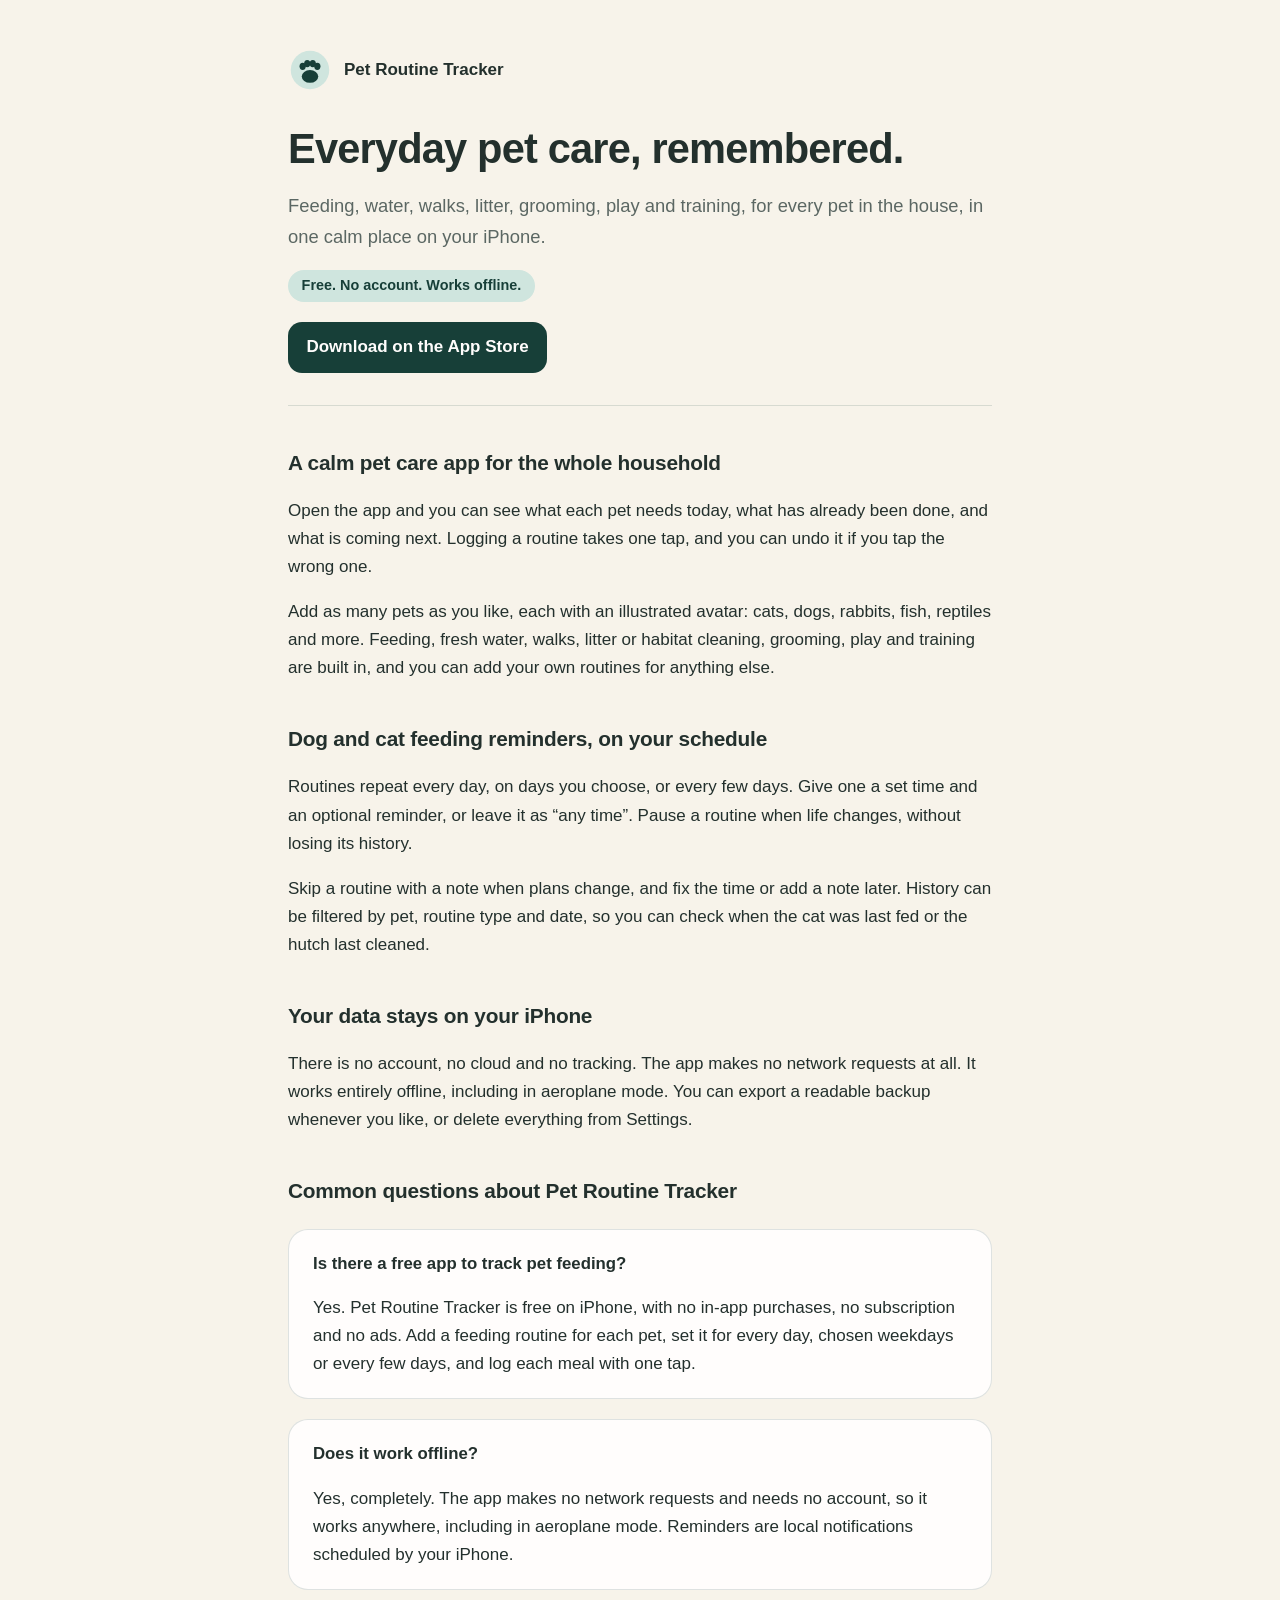
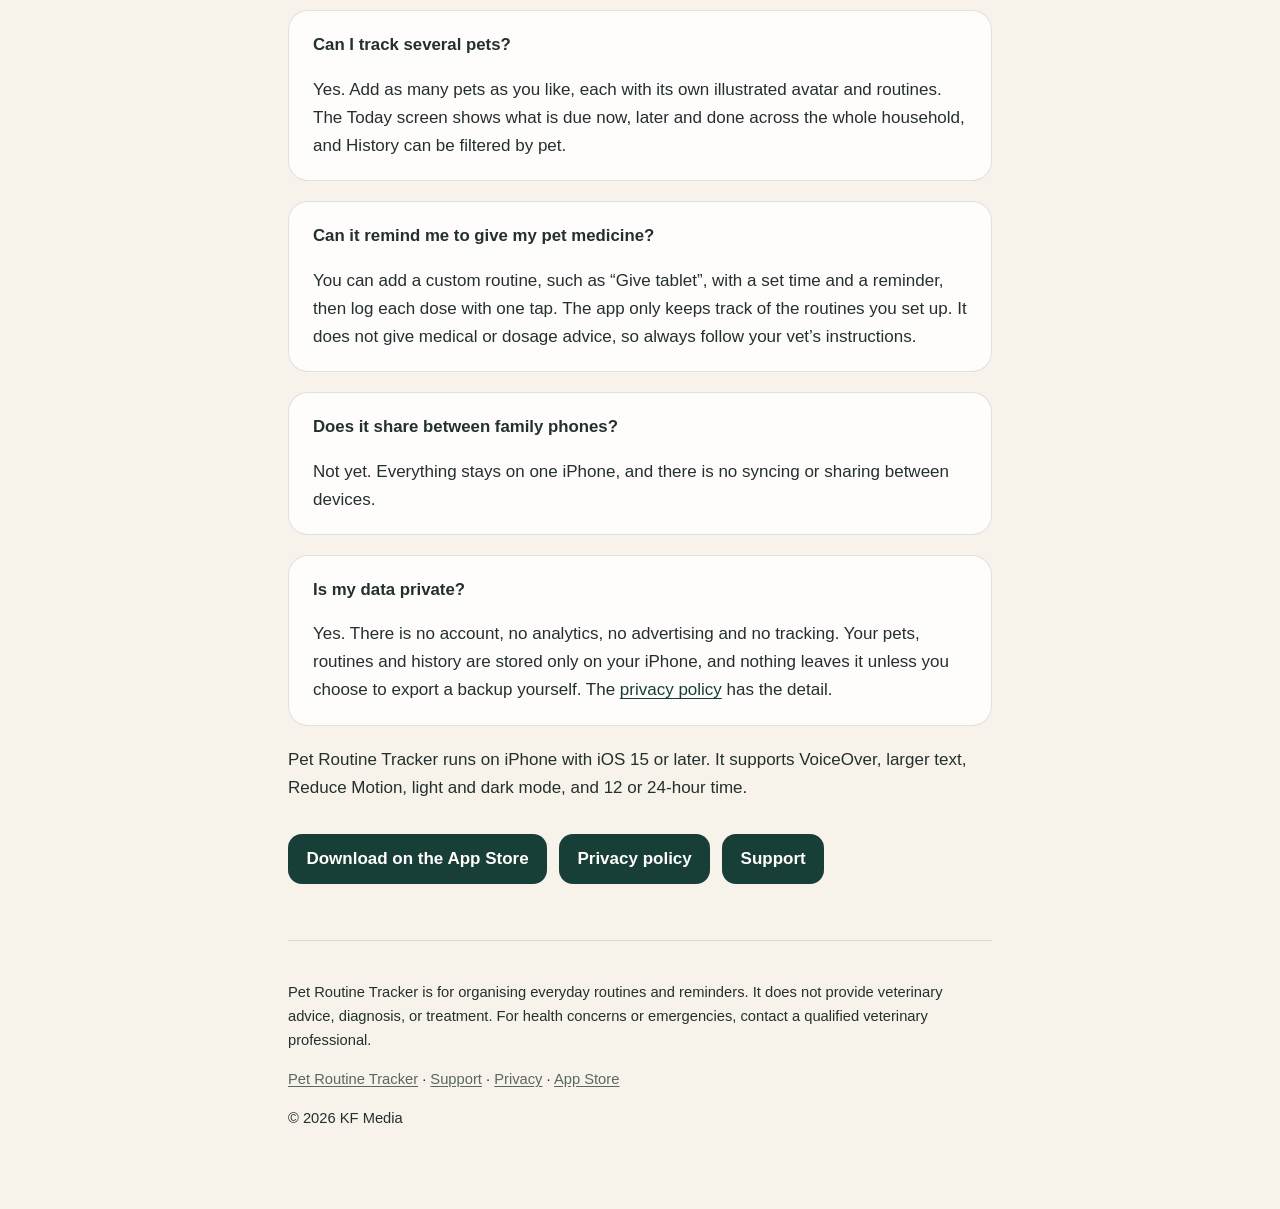
<file: index.html>
<!DOCTYPE html>
<html lang="en-GB">
<head>
<meta charset="utf-8">
<meta name="viewport" content="width=device-width, initial-scale=1">
<title>Pet Routine Tracker: Pet Care &amp; Feeding Reminders for iPhone</title>
<meta name="description" content="Free iPhone app for everyday pet care: feeding, walks, litter, grooming and reminders for every pet. No account, no ads, and it works fully offline.">
<link rel="canonical" href="https://kdevelopment2026.github.io/pet-routine-tracker/">
<meta name="apple-itunes-app" content="app-id=6803073757">
<meta property="og:type" content="website">
<meta property="og:site_name" content="Pet Routine Tracker">
<meta property="og:locale" content="en_GB">
<meta property="og:title" content="Pet Routine Tracker: Pet Care &amp; Feeding Reminders for iPhone">
<meta property="og:description" content="Free iPhone app for everyday pet care: feeding, walks, litter, grooming and reminders for every pet. No account, no ads, and it works fully offline.">
<meta property="og:url" content="https://kdevelopment2026.github.io/pet-routine-tracker/">
<meta property="og:image" content="https://kdevelopment2026.github.io/pet-routine-tracker/assets/og-image.png">
<meta property="og:image:width" content="1200">
<meta property="og:image:height" content="630">
<meta property="og:image:alt" content="Pet Routine Tracker on iPhone: the Today screen showing feeding, water and grooming routines for three pets.">
<meta name="twitter:card" content="summary_large_image">
<meta name="twitter:title" content="Pet Routine Tracker: Pet Care &amp; Feeding Reminders for iPhone">
<meta name="twitter:description" content="Free iPhone app for everyday pet care: feeding, walks, litter, grooming and reminders for every pet. No account, no ads, and it works fully offline.">
<meta name="twitter:image" content="https://kdevelopment2026.github.io/pet-routine-tracker/assets/og-image.png">
<meta name="twitter:image:alt" content="Pet Routine Tracker on iPhone: the Today screen showing feeding, water and grooming routines for three pets.">
<link rel="icon" href="data:image/svg+xml,%3Csvg xmlns=%27http://www.w3.org/2000/svg%27 viewBox=%270 0 48 48%27%3E%3Ccircle cx=%2724%27 cy=%2724%27 r=%2721%27 fill=%27%23cfe5de%27/%3E%3Cellipse cx=%2724%27 cy=%2731%27 rx=%279%27 ry=%277%27 fill=%27%23173f38%27/%3E%3Cellipse cx=%2716%27 cy=%2720%27 rx=%273.4%27 ry=%274%27 fill=%27%23173f38%27/%3E%3Cellipse cx=%2721%27 cy=%2717%27 rx=%273.4%27 ry=%274%27 fill=%27%23173f38%27/%3E%3Cellipse cx=%2727%27 cy=%2717%27 rx=%273.4%27 ry=%274%27 fill=%27%23173f38%27/%3E%3Cellipse cx=%2732%27 cy=%2720%27 rx=%273.4%27 ry=%274%27 fill=%27%23173f38%27/%3E%3C/svg%3E">
<link rel="stylesheet" href="style.css">
<script type="application/ld+json">
{
  "@context": "https://schema.org",
  "@type": "MobileApplication",
  "name": "Pet Routine Tracker: Care Log",
  "alternateName": "Pet Routine Tracker",
  "description": "A free, private iPhone app for everyday pet-care routines: feeding, fresh water, walks, litter and habitat cleaning, grooming, play and training, with optional local reminders. No account, no ads, no analytics, and it works fully offline.",
  "operatingSystem": "iOS",
  "applicationCategory": "LifestyleApplication",
  "url": "https://kdevelopment2026.github.io/pet-routine-tracker/",
  "downloadUrl": "https://apps.apple.com/gb/app/pet-routine-tracker-care-log/id6803073757",
  "installUrl": "https://apps.apple.com/gb/app/pet-routine-tracker-care-log/id6803073757",
  "image": "https://kdevelopment2026.github.io/pet-routine-tracker/assets/og-image.png",
  "softwareRequirements": "Requires iOS 15 or later. iPhone only.",
  "inLanguage": "en-GB",
  "isAccessibleForFree": true,
  "offers": {
    "@type": "Offer",
    "price": "0",
    "priceCurrency": "GBP"
  },
  "author": {
    "@type": "Organization",
    "name": "KF Media"
  },
  "publisher": {
    "@type": "Organization",
    "name": "KF Media"
  }
}
</script>
<script type="application/ld+json">
{
  "@context": "https://schema.org",
  "@type": "WebSite",
  "name": "Pet Routine Tracker",
  "url": "https://kdevelopment2026.github.io/pet-routine-tracker/"
}
</script>
<script type="application/ld+json">
{
  "@context": "https://schema.org",
  "@type": "FAQPage",
  "mainEntity": [
    {
      "@type": "Question",
      "name": "Is there a free app to track pet feeding?",
      "acceptedAnswer": {
        "@type": "Answer",
        "text": "Yes. Pet Routine Tracker is free on iPhone, with no in-app purchases, no subscription and no ads. Add a feeding routine for each pet, set it for every day, chosen weekdays or every few days, and log each meal with one tap."
      }
    },
    {
      "@type": "Question",
      "name": "Does it work offline?",
      "acceptedAnswer": {
        "@type": "Answer",
        "text": "Yes, completely. The app makes no network requests and needs no account, so it works anywhere, including in aeroplane mode. Reminders are local notifications scheduled by your iPhone."
      }
    },
    {
      "@type": "Question",
      "name": "Can I track several pets?",
      "acceptedAnswer": {
        "@type": "Answer",
        "text": "Yes. Add as many pets as you like, each with its own illustrated avatar and routines. The Today screen shows what is due now, later and done across the whole household, and History can be filtered by pet."
      }
    },
    {
      "@type": "Question",
      "name": "Can it remind me to give my pet medicine?",
      "acceptedAnswer": {
        "@type": "Answer",
        "text": "You can add a custom routine, such as \u201cGive tablet\u201d, with a set time and a reminder, then log each dose with one tap. The app only keeps track of the routines you set up. It does not give medical or dosage advice, so always follow your vet\u2019s instructions."
      }
    },
    {
      "@type": "Question",
      "name": "Does it share between family phones?",
      "acceptedAnswer": {
        "@type": "Answer",
        "text": "Not yet. Everything stays on one iPhone, and there is no syncing or sharing between devices."
      }
    },
    {
      "@type": "Question",
      "name": "Is my data private?",
      "acceptedAnswer": {
        "@type": "Answer",
        "text": "Yes. There is no account, no analytics, no advertising and no tracking. Your pets, routines and history are stored only on your iPhone, and nothing leaves it unless you choose to export a backup yourself."
      }
    }
  ]
}
</script>
</head>
<body>
<a class="skip" href="#main">Skip to content</a>
<div class="wrap">

<header>
  <a class="mark" href="./">
    <svg width="44" height="44" viewBox="0 0 48 48" aria-hidden="true" focusable="false">
      <circle cx="24" cy="24" r="21" fill="#cfe5de"/>
      <ellipse cx="24" cy="31" rx="9" ry="7" fill="#173f38"/>
      <ellipse cx="16" cy="20" rx="3.4" ry="4" fill="#173f38"/>
      <ellipse cx="21" cy="17" rx="3.4" ry="4" fill="#173f38"/>
      <ellipse cx="27" cy="17" rx="3.4" ry="4" fill="#173f38"/>
      <ellipse cx="32" cy="20" rx="3.4" ry="4" fill="#173f38"/>
    </svg>
    <strong>Pet Routine Tracker</strong>
  </a>

  <h1>Everyday pet care, remembered.</h1>
  <p class="lede">
    Feeding, water, walks, litter, grooming, play and training, for every
    pet in the house, in one calm place on your iPhone.
  </p>
  <p><span class="pill">Free. No account. Works offline.</span></p>
  <ul class="links hero">
    <li><a href="https://apps.apple.com/gb/app/pet-routine-tracker-care-log/id6803073757">Download on the App Store</a></li>
  </ul>
</header>

<main id="main">

<h2>A calm pet care app for the whole household</h2>
<p>
  Open the app and you can see what each pet needs today, what has already
  been done, and what is coming next. Logging a routine takes one tap, and
  you can undo it if you tap the wrong one.
</p>
<p>
  Add as many pets as you like, each with an illustrated avatar: cats, dogs,
  rabbits, fish, reptiles and more. Feeding, fresh water, walks, litter or
  habitat cleaning, grooming, play and training are built in, and you can
  add your own routines for anything else.
</p>

<h2>Dog and cat feeding reminders, on your schedule</h2>
<p>
  Routines repeat every day, on days you choose, or every few days. Give one
  a set time and an optional reminder, or leave it as &ldquo;any time&rdquo;.
  Pause a routine when life changes, without losing its history.
</p>
<p>
  Skip a routine with a note when plans change, and fix the time or add a
  note later. History can be filtered by pet, routine type and date, so you
  can check when the cat was last fed or the hutch last cleaned.
</p>

<h2>Your data stays on your iPhone</h2>
<p>
  There is no account, no cloud and no tracking. The app makes no network
  requests at all. It works entirely offline, including in aeroplane mode.
  You can export a readable backup whenever you like, or delete everything
  from Settings.
</p>

<h2>Common questions about Pet Routine Tracker</h2>

<div class="card">
  <h3>Is there a free app to track pet feeding?</h3>
  <p>
    Yes. Pet Routine Tracker is free on iPhone, with no in-app purchases, no
    subscription and no ads. Add a feeding routine for each pet, set it for
    every day, chosen weekdays or every few days, and log each meal with one
    tap.
  </p>
</div>

<div class="card">
  <h3>Does it work offline?</h3>
  <p>
    Yes, completely. The app makes no network requests and needs no account,
    so it works anywhere, including in aeroplane mode. Reminders are local
    notifications scheduled by your iPhone.
  </p>
</div>

<div class="card">
  <h3>Can I track several pets?</h3>
  <p>
    Yes. Add as many pets as you like, each with its own illustrated avatar
    and routines. The Today screen shows what is due now, later and done
    across the whole household, and History can be filtered by pet.
  </p>
</div>

<div class="card">
  <h3>Can it remind me to give my pet medicine?</h3>
  <p>
    You can add a custom routine, such as &ldquo;Give tablet&rdquo;, with a
    set time and a reminder, then log each dose with one tap. The app only
    keeps track of the routines you set up. It does not give medical or
    dosage advice, so always follow your vet&rsquo;s instructions.
  </p>
</div>

<div class="card">
  <h3>Does it share between family phones?</h3>
  <p>
    Not yet. Everything stays on one iPhone, and there is no syncing or
    sharing between devices.
  </p>
</div>

<div class="card">
  <h3>Is my data private?</h3>
  <p>
    Yes. There is no account, no analytics, no advertising and no tracking.
    Your pets, routines and history are stored only on your iPhone, and
    nothing leaves it unless you choose to export a backup yourself. The
    <a href="privacy.html">privacy policy</a> has the detail.
  </p>
</div>

<p>
  Pet Routine Tracker runs on iPhone with iOS 15 or later. It supports
  VoiceOver, larger text, Reduce Motion, light and dark mode, and 12 or
  24-hour time.
</p>

<ul class="links">
  <li><a href="https://apps.apple.com/gb/app/pet-routine-tracker-care-log/id6803073757">Download on the App Store</a></li>
  <li><a href="privacy.html">Privacy policy</a></li>
  <li><a href="support.html">Support</a></li>
</ul>

</main>

<footer>
  <p>
    Pet Routine Tracker is for organising everyday routines and reminders. It
    does not provide veterinary advice, diagnosis, or treatment. For health
    concerns or emergencies, contact a qualified veterinary professional.
  </p>
  <nav aria-label="Site">
    <p><a href="./" aria-current="page">Pet Routine Tracker</a> &middot; <a href="support.html">Support</a> &middot; <a href="privacy.html">Privacy</a> &middot; <a href="https://apps.apple.com/gb/app/pet-routine-tracker-care-log/id6803073757">App Store</a></p>
  </nav>
  <p>&copy; 2026 KF Media</p>
</footer>

</div>
</body>
</html>
</file>
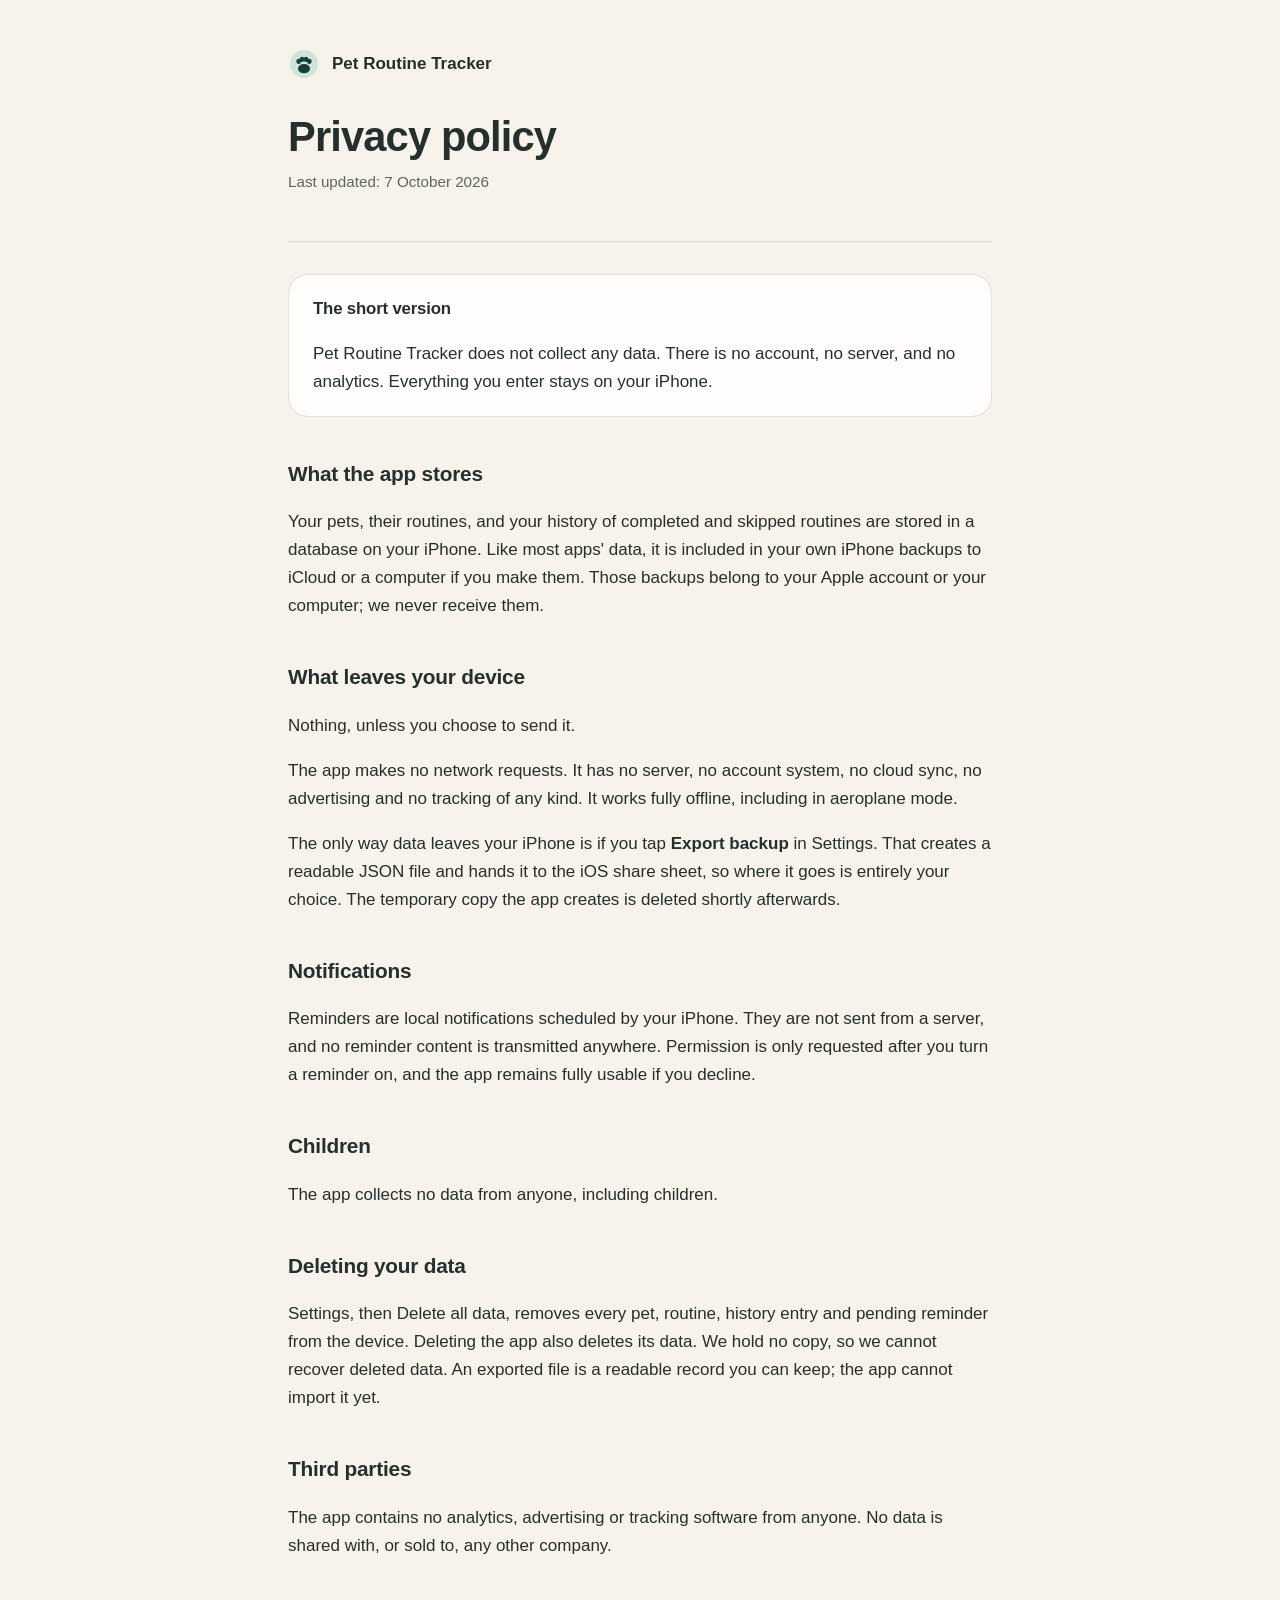
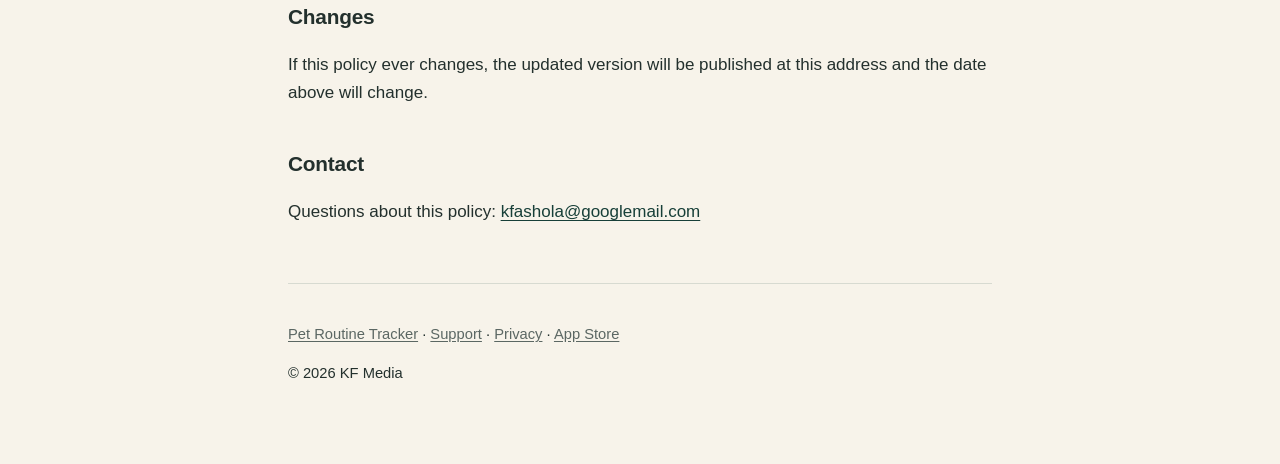
<file: privacy.html>
<!DOCTYPE html>
<html lang="en-GB">
<head>
<meta charset="utf-8">
<meta name="viewport" content="width=device-width, initial-scale=1">
<title>Privacy Policy | Pet Routine Tracker for iPhone</title>
<meta name="description" content="Pet Routine Tracker collects no data: no account, no analytics, no ads. Your pets, routines and history stay on your iPhone. Read the full policy.">
<link rel="canonical" href="https://kdevelopment2026.github.io/pet-routine-tracker/privacy.html">
<meta name="apple-itunes-app" content="app-id=6803073757">
<meta property="og:type" content="website">
<meta property="og:site_name" content="Pet Routine Tracker">
<meta property="og:locale" content="en_GB">
<meta property="og:title" content="Privacy Policy | Pet Routine Tracker for iPhone">
<meta property="og:description" content="Pet Routine Tracker collects no data: no account, no analytics, no ads. Your pets, routines and history stay on your iPhone. Read the full policy.">
<meta property="og:url" content="https://kdevelopment2026.github.io/pet-routine-tracker/privacy.html">
<meta property="og:image" content="https://kdevelopment2026.github.io/pet-routine-tracker/assets/og-image.png">
<meta property="og:image:width" content="1200">
<meta property="og:image:height" content="630">
<meta name="twitter:card" content="summary_large_image">
<meta name="twitter:title" content="Privacy Policy | Pet Routine Tracker for iPhone">
<meta name="twitter:description" content="Pet Routine Tracker collects no data: no account, no analytics, no ads. Your pets, routines and history stay on your iPhone. Read the full policy.">
<meta name="twitter:image" content="https://kdevelopment2026.github.io/pet-routine-tracker/assets/og-image.png">
<link rel="icon" href="data:image/svg+xml,%3Csvg xmlns=%27http://www.w3.org/2000/svg%27 viewBox=%270 0 48 48%27%3E%3Ccircle cx=%2724%27 cy=%2724%27 r=%2721%27 fill=%27%23cfe5de%27/%3E%3Cellipse cx=%2724%27 cy=%2731%27 rx=%279%27 ry=%277%27 fill=%27%23173f38%27/%3E%3Cellipse cx=%2716%27 cy=%2720%27 rx=%273.4%27 ry=%274%27 fill=%27%23173f38%27/%3E%3Cellipse cx=%2721%27 cy=%2717%27 rx=%273.4%27 ry=%274%27 fill=%27%23173f38%27/%3E%3Cellipse cx=%2727%27 cy=%2717%27 rx=%273.4%27 ry=%274%27 fill=%27%23173f38%27/%3E%3Cellipse cx=%2732%27 cy=%2720%27 rx=%273.4%27 ry=%274%27 fill=%27%23173f38%27/%3E%3C/svg%3E">
<link rel="stylesheet" href="style.css">
</head>
<body>
<a class="skip" href="#main">Skip to content</a>
<div class="wrap">

<header>
  <a class="mark" href="./">
    <svg width="32" height="32" viewBox="0 0 48 48" aria-hidden="true" focusable="false">
      <circle cx="24" cy="24" r="21" fill="#cfe5de"/>
      <ellipse cx="24" cy="31" rx="9" ry="7" fill="#173f38"/>
      <ellipse cx="16" cy="20" rx="3.4" ry="4" fill="#173f38"/>
      <ellipse cx="21" cy="17" rx="3.4" ry="4" fill="#173f38"/>
      <ellipse cx="27" cy="17" rx="3.4" ry="4" fill="#173f38"/>
      <ellipse cx="32" cy="20" rx="3.4" ry="4" fill="#173f38"/>
    </svg>
    <strong>Pet Routine Tracker</strong>
  </a>

  <h1>Privacy policy</h1>
  <p class="updated">Last updated: 7 October 2026</p>
</header>

<main id="main">

<div class="card">
  <h2>The short version</h2>
  <p>
    Pet Routine Tracker does not collect any data. There is no account, no
    server, and no analytics. Everything you enter stays on your iPhone.
  </p>
</div>

<h2>What the app stores</h2>
<p>
  Your pets, their routines, and your history of completed and skipped
  routines are stored in a database on your iPhone. Like most apps' data,
  it is included in your own iPhone backups to iCloud or a computer if you
  make them. Those backups belong to your Apple account or your computer;
  we never receive them.
</p>

<h2>What leaves your device</h2>
<p>Nothing, unless you choose to send it.</p>
<p>
  The app makes no network requests. It has no server, no account system, no
  cloud sync, no advertising and no tracking of any kind. It works fully
  offline, including in aeroplane mode.
</p>
<p>
  The only way data leaves your iPhone is if you tap <strong>Export
  backup</strong> in Settings. That creates a readable JSON file and hands
  it to the iOS share sheet, so where it goes is entirely your choice. The
  temporary copy the app creates is deleted shortly afterwards.
</p>

<h2>Notifications</h2>
<p>
  Reminders are local notifications scheduled by your iPhone. They are not
  sent from a server, and no reminder content is transmitted anywhere.
  Permission is only requested after you turn a reminder on, and the app
  remains fully usable if you decline.
</p>

<h2>Children</h2>
<p>The app collects no data from anyone, including children.</p>

<h2>Deleting your data</h2>
<p>
  Settings, then Delete all data, removes every pet, routine, history entry
  and pending reminder from the device. Deleting the app also deletes its
  data. We hold no copy, so we cannot recover deleted data. An exported
  file is a readable record you can keep; the app cannot import it yet.
</p>

<h2>Third parties</h2>
<p>
  The app contains no analytics, advertising or tracking software from
  anyone. No data is shared with, or sold to, any other company.
</p>

<h2>Changes</h2>
<p>
  If this policy ever changes, the updated version will be published at this
  address and the date above will change.
</p>

<h2>Contact</h2>
<p>
  Questions about this policy:
  <a href="mailto:kfashola@googlemail.com">kfashola@googlemail.com</a>
</p>

</main>

<footer>
  <nav aria-label="Site">
    <p><a href="./">Pet Routine Tracker</a> &middot; <a href="support.html">Support</a> &middot; <a href="privacy.html" aria-current="page">Privacy</a> &middot; <a href="https://apps.apple.com/gb/app/pet-routine-tracker-care-log/id6803073757">App Store</a></p>
  </nav>
  <p>&copy; 2026 KF Media</p>
</footer>

</div>
</body>
</html>
</file>
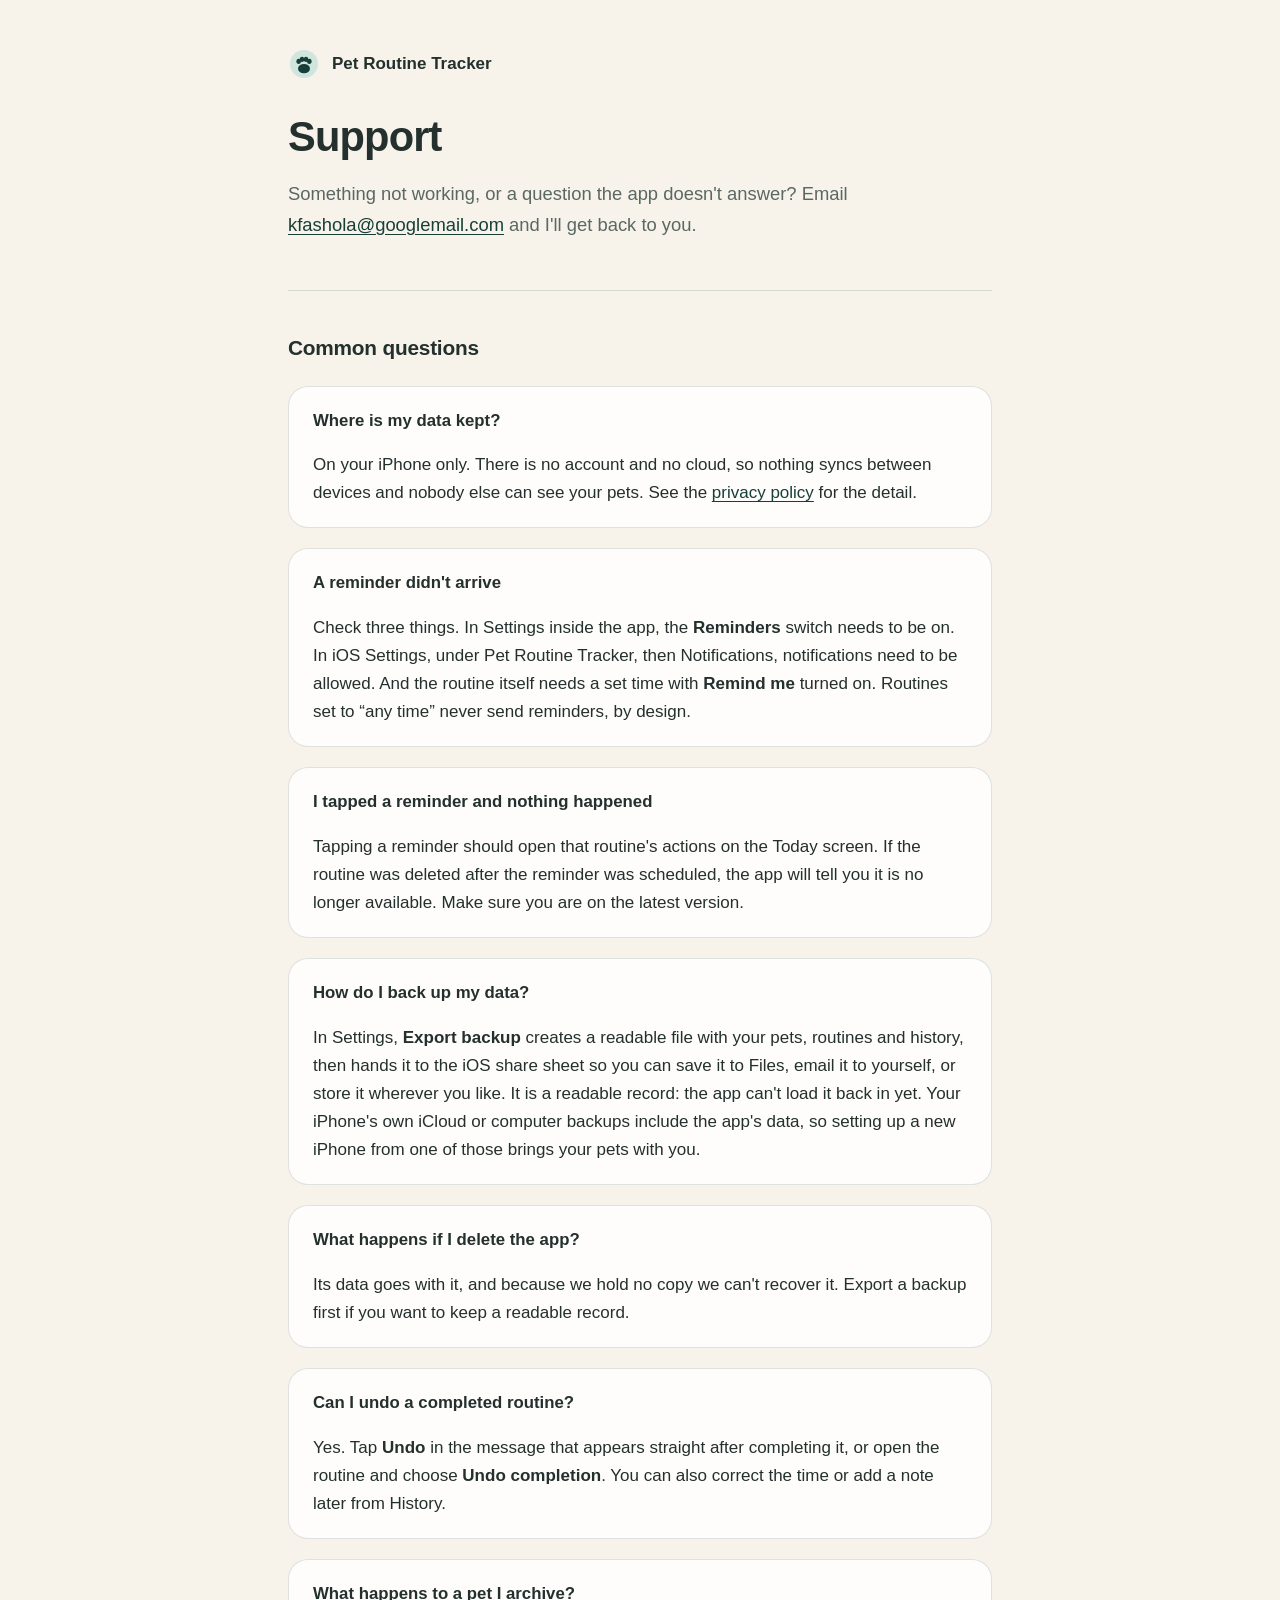
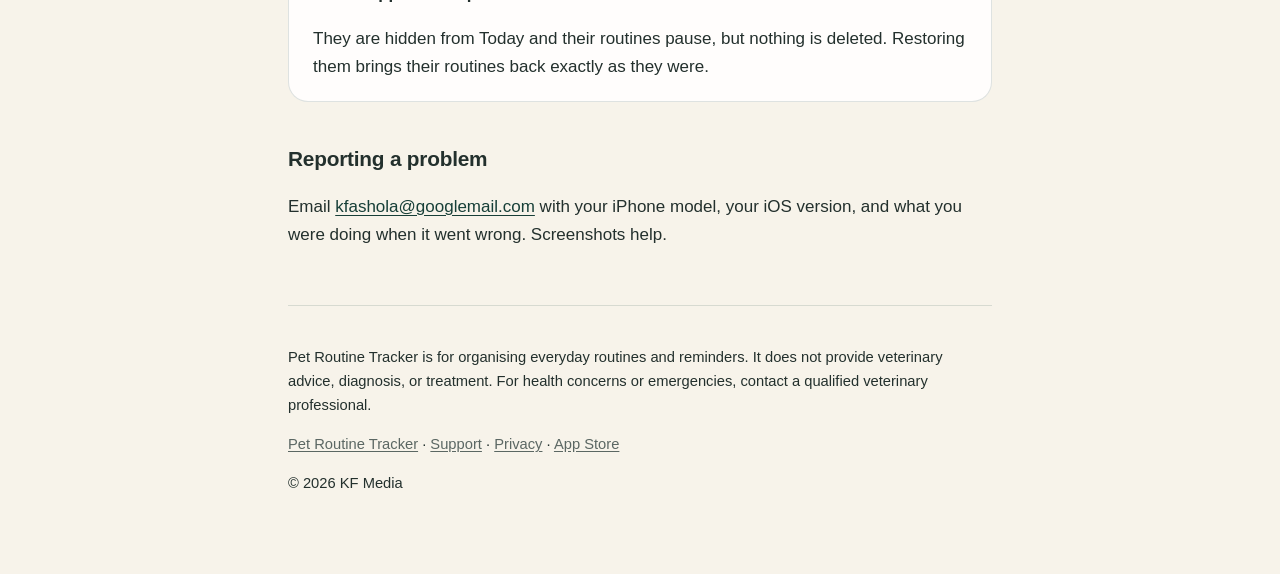
<file: support.html>
<!DOCTYPE html>
<html lang="en-GB">
<head>
<meta charset="utf-8">
<meta name="viewport" content="width=device-width, initial-scale=1">
<title>Support &amp; Help | Pet Routine Tracker for iPhone</title>
<meta name="description" content="Help for Pet Routine Tracker on iPhone: reminders that don&rsquo;t arrive, backing up your pets&rsquo; data, undoing a routine, and how to get in touch.">
<link rel="canonical" href="https://kdevelopment2026.github.io/pet-routine-tracker/support.html">
<meta name="apple-itunes-app" content="app-id=6803073757">
<meta property="og:type" content="website">
<meta property="og:site_name" content="Pet Routine Tracker">
<meta property="og:locale" content="en_GB">
<meta property="og:title" content="Support &amp; Help | Pet Routine Tracker for iPhone">
<meta property="og:description" content="Help for Pet Routine Tracker on iPhone: reminders that don&rsquo;t arrive, backing up your pets&rsquo; data, undoing a routine, and how to get in touch.">
<meta property="og:url" content="https://kdevelopment2026.github.io/pet-routine-tracker/support.html">
<meta property="og:image" content="https://kdevelopment2026.github.io/pet-routine-tracker/assets/og-image.png">
<meta property="og:image:width" content="1200">
<meta property="og:image:height" content="630">
<meta name="twitter:card" content="summary_large_image">
<meta name="twitter:title" content="Support &amp; Help | Pet Routine Tracker for iPhone">
<meta name="twitter:description" content="Help for Pet Routine Tracker on iPhone: reminders that don&rsquo;t arrive, backing up your pets&rsquo; data, undoing a routine, and how to get in touch.">
<meta name="twitter:image" content="https://kdevelopment2026.github.io/pet-routine-tracker/assets/og-image.png">
<link rel="icon" href="data:image/svg+xml,%3Csvg xmlns=%27http://www.w3.org/2000/svg%27 viewBox=%270 0 48 48%27%3E%3Ccircle cx=%2724%27 cy=%2724%27 r=%2721%27 fill=%27%23cfe5de%27/%3E%3Cellipse cx=%2724%27 cy=%2731%27 rx=%279%27 ry=%277%27 fill=%27%23173f38%27/%3E%3Cellipse cx=%2716%27 cy=%2720%27 rx=%273.4%27 ry=%274%27 fill=%27%23173f38%27/%3E%3Cellipse cx=%2721%27 cy=%2717%27 rx=%273.4%27 ry=%274%27 fill=%27%23173f38%27/%3E%3Cellipse cx=%2727%27 cy=%2717%27 rx=%273.4%27 ry=%274%27 fill=%27%23173f38%27/%3E%3Cellipse cx=%2732%27 cy=%2720%27 rx=%273.4%27 ry=%274%27 fill=%27%23173f38%27/%3E%3C/svg%3E">
<link rel="stylesheet" href="style.css">
</head>
<body>
<a class="skip" href="#main">Skip to content</a>
<div class="wrap">

<header>
  <a class="mark" href="./">
    <svg width="32" height="32" viewBox="0 0 48 48" aria-hidden="true" focusable="false">
      <circle cx="24" cy="24" r="21" fill="#cfe5de"/>
      <ellipse cx="24" cy="31" rx="9" ry="7" fill="#173f38"/>
      <ellipse cx="16" cy="20" rx="3.4" ry="4" fill="#173f38"/>
      <ellipse cx="21" cy="17" rx="3.4" ry="4" fill="#173f38"/>
      <ellipse cx="27" cy="17" rx="3.4" ry="4" fill="#173f38"/>
      <ellipse cx="32" cy="20" rx="3.4" ry="4" fill="#173f38"/>
    </svg>
    <strong>Pet Routine Tracker</strong>
  </a>

  <h1>Support</h1>
  <p class="lede">
    Something not working, or a question the app doesn't answer? Email
    <a href="mailto:kfashola@googlemail.com">kfashola@googlemail.com</a> and
    I'll get back to you.
  </p>
</header>

<main id="main">

<h2>Common questions</h2>

<div class="card">
  <h3>Where is my data kept?</h3>
  <p>
    On your iPhone only. There is no account and no cloud, so nothing syncs
    between devices and nobody else can see your pets. See the
    <a href="privacy.html">privacy policy</a> for the detail.
  </p>
</div>

<div class="card">
  <h3>A reminder didn't arrive</h3>
  <p>
    Check three things. In Settings inside the app, the <strong>Reminders</strong>
    switch needs to be on. In iOS Settings, under Pet Routine Tracker, then
    Notifications, notifications need to be allowed. And the routine itself
    needs a set time with <strong>Remind me</strong> turned on. Routines set
    to &ldquo;any time&rdquo; never send reminders, by design.
  </p>
</div>

<div class="card">
  <h3>I tapped a reminder and nothing happened</h3>
  <p>
    Tapping a reminder should open that routine's actions on the Today
    screen. If the routine was deleted after the reminder was scheduled, the
    app will tell you it is no longer available. Make sure you are on the
    latest version.
  </p>
</div>

<div class="card">
  <h3>How do I back up my data?</h3>
  <p>
    In Settings, <strong>Export backup</strong> creates a readable file with
    your pets, routines and history, then hands it to the iOS share sheet so
    you can save it to Files, email it to yourself, or store it wherever you
    like. It is a readable record: the app can't load it back in yet. Your
    iPhone's own iCloud or computer backups include the app's data, so
    setting up a new iPhone from one of those brings your pets with you.
  </p>
</div>

<div class="card">
  <h3>What happens if I delete the app?</h3>
  <p>
    Its data goes with it, and because we hold no copy we can't recover it.
    Export a backup first if you want to keep a readable record.
  </p>
</div>

<div class="card">
  <h3>Can I undo a completed routine?</h3>
  <p>
    Yes. Tap <strong>Undo</strong> in the message that appears straight after
    completing it, or open the routine and choose <strong>Undo
    completion</strong>. You can also correct the time or add a note later
    from History.
  </p>
</div>

<div class="card">
  <h3>What happens to a pet I archive?</h3>
  <p>
    They are hidden from Today and their routines pause, but nothing is
    deleted. Restoring them brings their routines back exactly as they were.
  </p>
</div>

<h2>Reporting a problem</h2>
<p>
  Email <a href="mailto:kfashola@googlemail.com">kfashola@googlemail.com</a>
  with your iPhone model, your iOS version, and what you were doing when it
  went wrong. Screenshots help.
</p>

</main>

<footer>
  <p>
    Pet Routine Tracker is for organising everyday routines and reminders. It
    does not provide veterinary advice, diagnosis, or treatment. For health
    concerns or emergencies, contact a qualified veterinary professional.
  </p>
  <nav aria-label="Site">
    <p><a href="./">Pet Routine Tracker</a> &middot; <a href="support.html" aria-current="page">Support</a> &middot; <a href="privacy.html">Privacy</a> &middot; <a href="https://apps.apple.com/gb/app/pet-routine-tracker-care-log/id6803073757">App Store</a></p>
  </nav>
  <p>&copy; 2026 KF Media</p>
</footer>

</div>
</body>
</html>
</file>
<file: style.css>
/* Pet Routine Tracker — shared page styling.
   Self-contained: no webfonts, no CDNs, no trackers. The app promises
   nothing phones home, and these pages keep that promise too. */

:root {
  --cream: #f7f3ea;
  --paper: #fffdfc;
  --forest: #173f38;
  --ink: #23302d;
  --muted: #5b6763;
  --seafoam: #cfe5de;
  --coral: #f27b5b;
  --hairline: rgba(23, 63, 56, 0.14);
}

* {
  box-sizing: border-box;
}

body {
  margin: 0;
  padding: 0 1.25rem 4rem;
  background: var(--cream);
  color: var(--ink);
  font: 17px/1.65 -apple-system, BlinkMacSystemFont, "Segoe UI", Roboto,
    Helvetica, Arial, sans-serif;
  -webkit-text-size-adjust: 100%;
  /* Never break words with a hyphen at the end of a line. */
  hyphens: none;
  -webkit-hyphens: none;
}

.wrap {
  max-width: 44rem;
  margin: 0 auto;
}

header {
  padding: 3rem 0 2rem;
  border-bottom: 1px solid var(--hairline);
  margin-bottom: 2rem;
}

.mark {
  display: inline-flex;
  align-items: center;
  gap: 0.75rem;
  text-decoration: none;
  color: inherit;
}

.mark svg {
  flex: none;
}

h1 {
  font-size: clamp(1.9rem, 5vw, 2.6rem);
  line-height: 1.15;
  letter-spacing: -0.02em;
  margin: 1.5rem 0 0.5rem;
}

h2 {
  font-size: 1.3rem;
  letter-spacing: -0.01em;
  margin: 2.5rem 0 0.6rem;
}

h3 {
  font-size: 1.05rem;
  margin: 1.75rem 0 0.35rem;
}

p,
li {
  color: var(--ink);
}

.lede {
  font-size: 1.15rem;
  color: var(--muted);
}

.updated {
  color: var(--muted);
  font-size: 0.95rem;
  margin-top: 0;
}

a {
  color: var(--forest);
  text-underline-offset: 0.15em;
}

a:hover {
  /* Darker than the brand coral so hovered links keep 4.5:1 on cream. */
  color: #b4472b;
}

a:focus-visible {
  outline: 3px solid var(--forest);
  outline-offset: 3px;
  border-radius: 4px;
}

.skip {
  position: absolute;
  left: 1rem;
  top: -4rem;
  z-index: 1;
  background: var(--forest);
  color: var(--paper);
  padding: 0.6rem 1rem;
  border-radius: 12px;
  font-weight: 600;
}

.skip:focus {
  top: 1rem;
}

.card {
  background: var(--paper);
  border: 1px solid var(--hairline);
  border-radius: 20px;
  padding: 1.25rem 1.5rem;
  margin: 1.25rem 0;
}

.card h2,
.card h3 {
  margin-top: 0;
}

.card h2 {
  font-size: 1.05rem;
}

.card p:last-child {
  margin-bottom: 0;
}

.pill {
  display: inline-block;
  background: var(--seafoam);
  color: var(--forest);
  border-radius: 999px;
  padding: 0.25rem 0.85rem;
  font-size: 0.9rem;
  font-weight: 600;
}

.links {
  display: flex;
  flex-wrap: wrap;
  gap: 0.75rem;
  margin: 2rem 0 0;
  padding: 0;
  list-style: none;
}

.links a {
  display: inline-block;
  background: var(--forest);
  color: var(--paper);
  text-decoration: none;
  border-radius: 14px;
  padding: 0.7rem 1.15rem;
  font-weight: 600;
}

.links a:hover {
  background: #0f2f2a;
  color: var(--paper);
}

footer {
  margin-top: 3.5rem;
  padding-top: 1.5rem;
  border-top: 1px solid var(--hairline);
  color: var(--muted);
  font-size: 0.92rem;
}

footer a {
  color: var(--muted);
}

@media (prefers-color-scheme: dark) {
  :root {
    --cream: #121a18;
    --paper: #1b2523;
    --forest: #8fd3c1;
    --ink: #edf2ef;
    --muted: #a6b3ae;
    --seafoam: #2f4e47;
    --hairline: rgba(153, 196, 183, 0.18);
  }

  .links a {
    background: var(--forest);
    color: #0c1917;
  }

  .links a:hover {
    background: #a8ddcf;
    color: #0c1917;
  }

  a:hover {
    color: var(--coral);
  }

  .skip {
    color: #0c1917;
  }
}

.links.hero {
  margin-top: 1.25rem;
}
</file>
